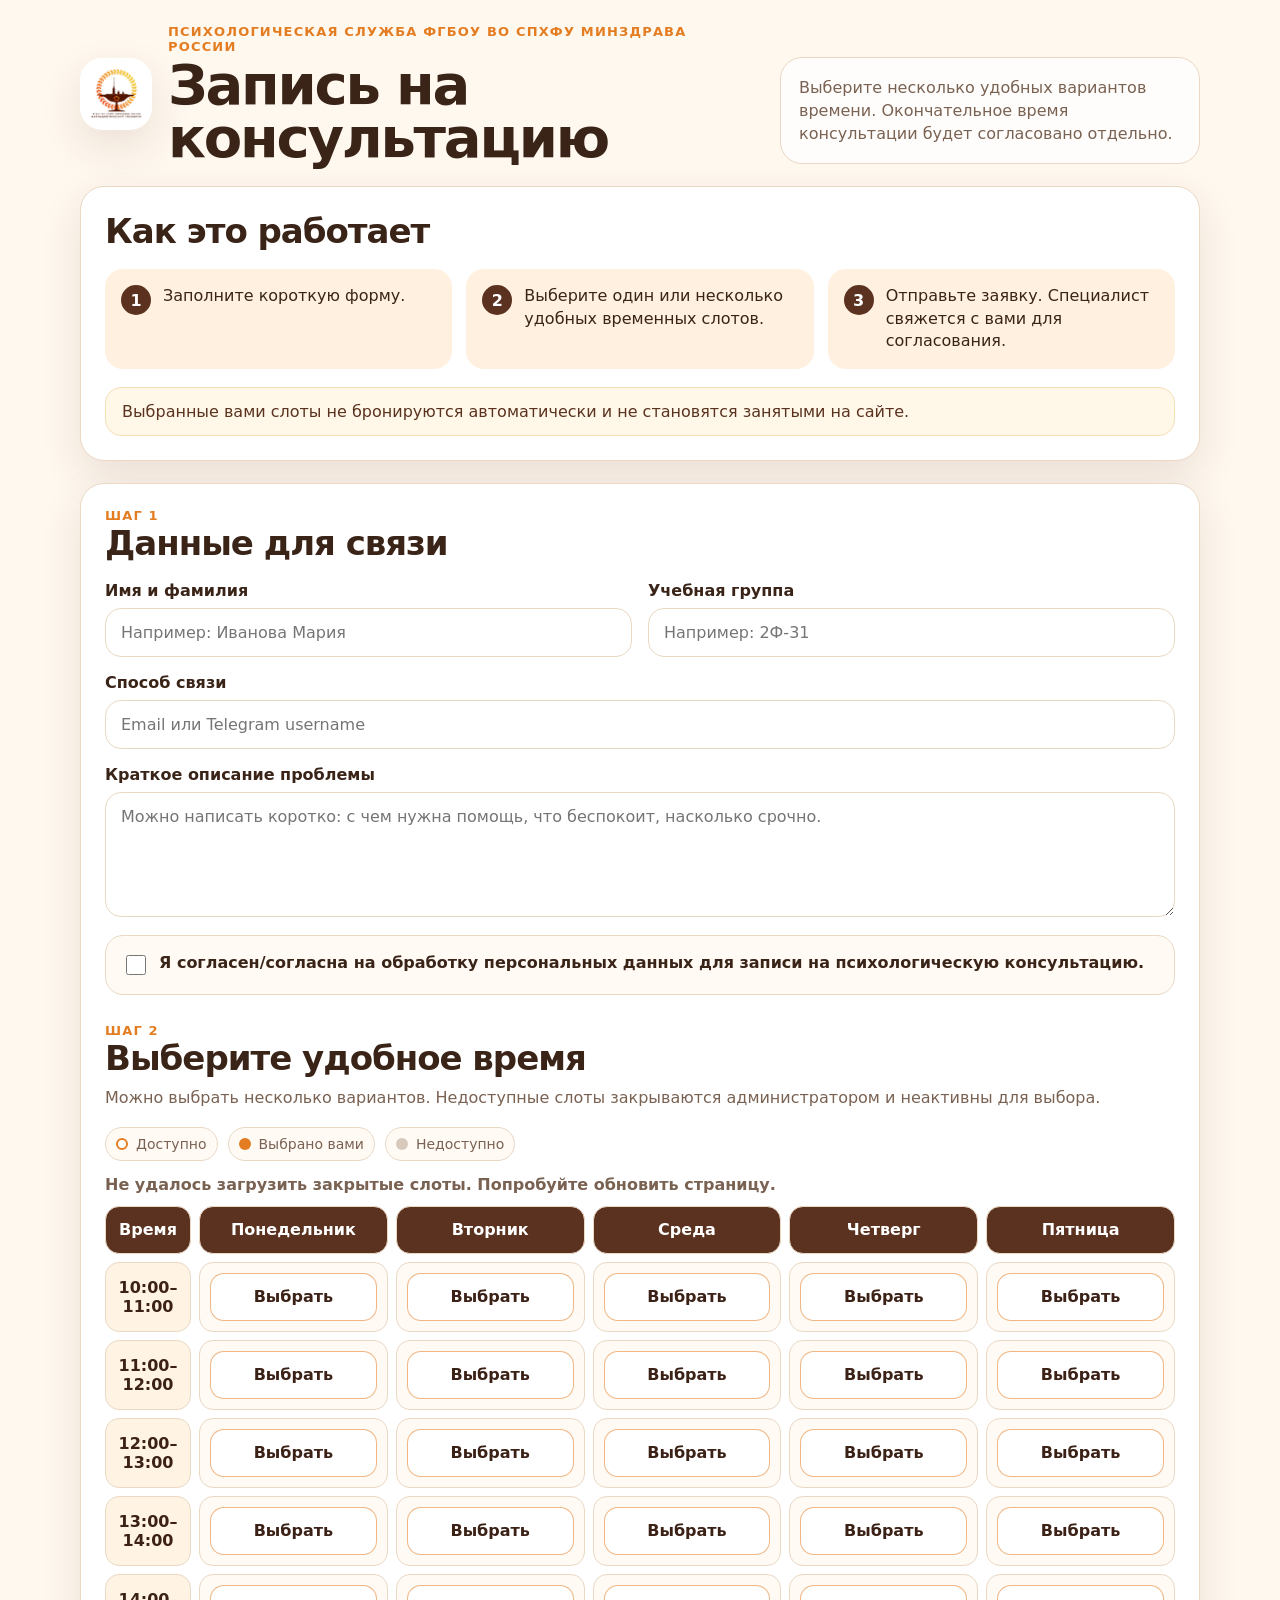
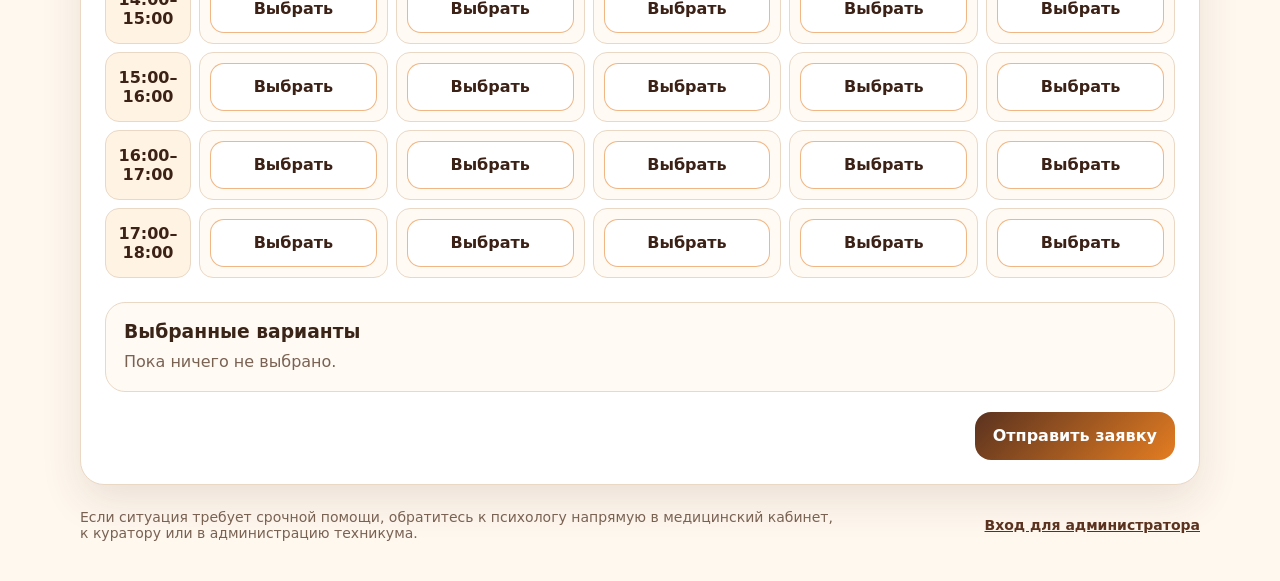
<file: index.html>
<!doctype html>
<html lang="ru">
<head>
  <meta charset="utf-8" />
  <meta name="viewport" content="width=device-width, initial-scale=1" />

  <title>Запись на психологическую консультацию</title>

  <link rel="stylesheet" href="style.css" />

  <link rel="icon" href="favicon-circle.ico?v=1" sizes="any" />
<link rel="icon" type="image/png" href="favicon-circle.png?v=1" />
<link rel="apple-touch-icon" href="apple-touch-icon-circle.png?v=1" />
</head>

<body>
  <div class="page">
    <header class="site-header">
      <div class="brand">

        <div class="brand-mark logo-mark">
  <img src="logo.png" alt="Логотип" />
</div>

        <div class="brand-text">
          <p class="eyebrow">Психологическая служба ФГБОУ ВО СПХФУ Минздрава России</p>
          <h1>Запись на консультацию</h1>
        </div>
      </div>

      <p class="header-note">
        Выберите несколько удобных вариантов времени. Окончательное время консультации будет согласовано отдельно.
      </p>
    </header>

    <main>
      <section class="card intro-card">
        <h2>Как это работает</h2>

        <div class="steps">
          <div class="step">
            <span class="step-number">1</span>
            <p>Заполните короткую форму.</p>
          </div>

          <div class="step">
            <span class="step-number">2</span>
            <p>Выберите один или несколько удобных временных слотов.</p>
          </div>

          <div class="step">
            <span class="step-number">3</span>
            <p>Отправьте заявку. Специалист свяжется с вами для согласования.</p>
          </div>
        </div>

        <p class="soft-warning">
          Выбранные вами слоты не бронируются автоматически и не становятся занятыми на сайте.
        </p>
      </section>

      <form id="consultForm" class="card form-card">
        <div class="section-heading">
          <p class="eyebrow">Шаг 1</p>
          <h2>Данные для связи</h2>
        </div>

        <div class="form-grid">
          <label class="field">
            <span>Имя и фамилия</span>
            <input
              id="fullName"
              name="fullName"
              type="text"
              placeholder="Например: Иванова Мария"
              autocomplete="name"
              required
            />
          </label>

          <label class="field">
            <span>Учебная группа</span>
            <input
              id="group"
              name="group"
              type="text"
              placeholder="Например: 2Ф-31"
              required
            />
          </label>

          <label class="field field-wide">
            <span>Способ связи</span>
            <input
              id="contact"
              name="contact"
              type="text"
              placeholder="Email или Telegram username"
              required
            />
          </label>

          <label class="field field-wide">
            <span>Краткое описание проблемы</span>
            <textarea
              id="problem"
              name="problem"
              rows="5"
              placeholder="Можно написать коротко: с чем нужна помощь, что беспокоит, насколько срочно."
              required
            ></textarea>
          </label>
        </div>

        <label class="consent">
          <input id="consent" name="consent" type="checkbox" required />
          <span>
            Я согласен/согласна на обработку персональных данных для записи на психологическую консультацию.
          </span>
        </label>

        <div class="section-heading schedule-heading">
          <p class="eyebrow">Шаг 2</p>
          <h2>Выберите удобное время</h2>
          <p>
            Можно выбрать несколько вариантов. Недоступные слоты закрываются администратором и неактивны для выбора.
          </p>
        </div>

        <div class="legend">
          <span><i class="legend-dot free"></i> Доступно</span>
          <span><i class="legend-dot selected"></i> Выбрано вами</span>
          <span><i class="legend-dot closed"></i> Недоступно</span>
        </div>

        <div id="scheduleStatus" class="status-line">
          Загружаем расписание…
        </div>

        <div class="schedule-wrap">
          <div id="scheduleGrid" class="schedule-grid" aria-label="Расписание консультаций">
            <!-- Расписание создаётся автоматически через app.js -->
          </div>
        </div>

        <div class="selected-box">
          <h3>Выбранные варианты</h3>
          <p id="selectedSummary">Пока ничего не выбрано.</p>
        </div>

        <div id="statusMessage" class="message" hidden></div>

        <div class="actions">
          <button id="submitButton" class="primary-button" type="submit">
            Отправить заявку
          </button>
        </div>
      </form>
    </main>

    <footer class="site-footer">
      <p>
        Если ситуация требует срочной помощи, обратитесь к психологу напрямую в медицинский кабинет, к куратору или в администрацию техникума.
      </p>

      <a href="admin.html">Вход для администратора</a>
    </footer>
  </div>

  <script src="config.js"></script>
  <script src="app.js"></script>
</body>
</html>
</file>
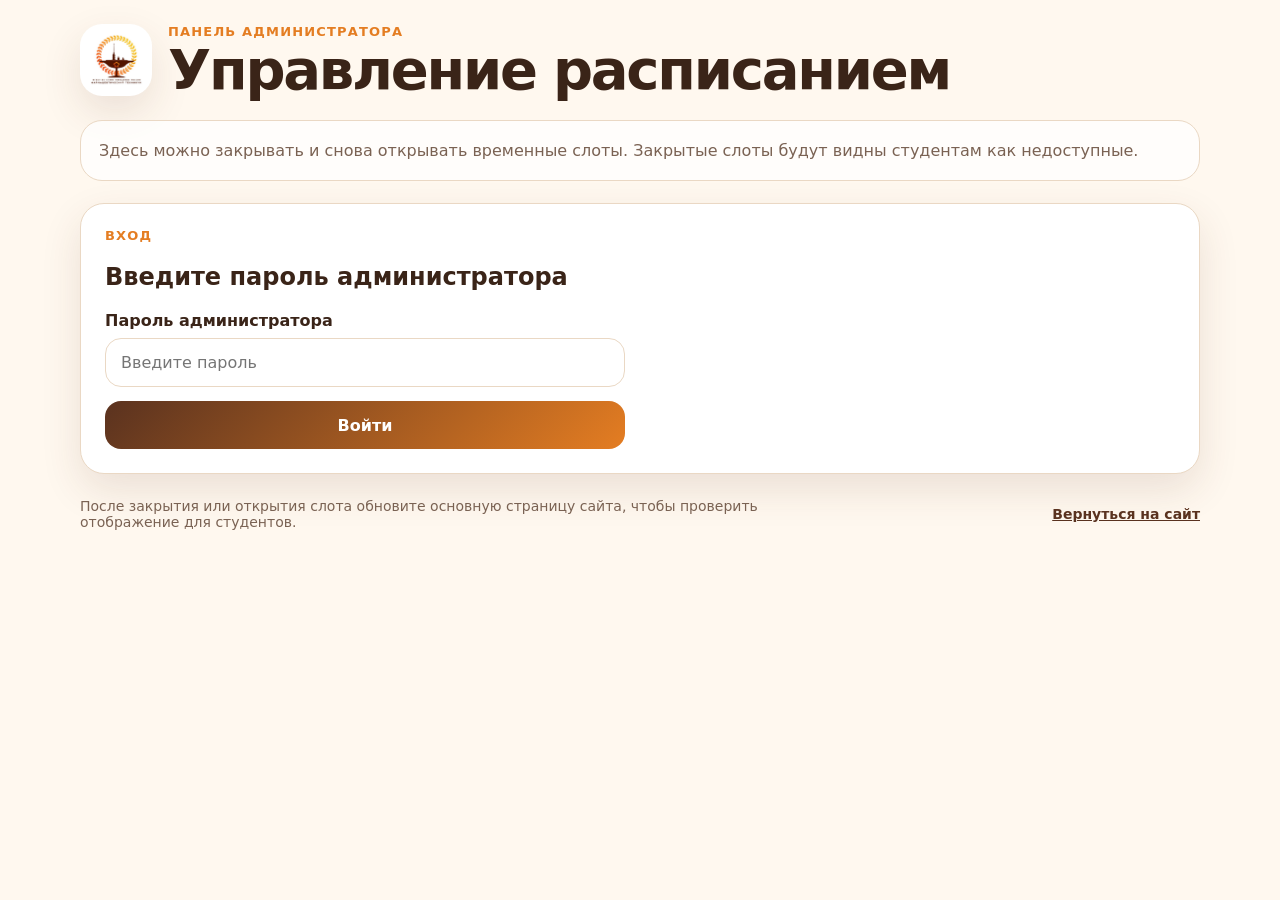
<file: admin.html>
<!doctype html>
<html lang="ru">
<head>
  <meta charset="utf-8" />
  <meta name="viewport" content="width=device-width, initial-scale=1" />

  <title>Админка записи на консультации</title>

  <link rel="stylesheet" href="style.css" />
  <link rel="icon" href="favicon-circle.ico?v=1" sizes="any" />
<link rel="icon" type="image/png" href="favicon-circle.png?v=1" />
<link rel="apple-touch-icon" href="apple-touch-icon-circle.png?v=1" />
</head>

<body class="admin-page">
  <div class="page">
    <header class="site-header">
      <div class="brand">
 
        <div class="brand-mark logo-mark">
  <img src="logo.png" alt="Логотип" />
</div>     

        <div class="brand-text">
          <p class="eyebrow">Панель администратора</p>
          <h1>Управление расписанием</h1>
        </div>
      </div>

      <p class="header-note">
        Здесь можно закрывать и снова открывать временные слоты. Закрытые слоты будут видны студентам как недоступные.
      </p>
    </header>

    <main class="admin-layout">
      <section id="loginCard" class="admin-card">
        <div class="section-heading">
          <p class="eyebrow">Вход</p>
          <h2>Введите пароль администратора</h2>
        </div>

        <form id="adminLoginForm" class="admin-login">
          <label class="field">
            <span>Пароль администратора</span>
            <input
              id="adminPassword"
              type="password"
              placeholder="Введите пароль"
              autocomplete="current-password"
              required
            />
          </label>

          <button class="primary-button" type="submit">
            Войти
          </button>
        </form>
      </section>

      <section id="adminPanel" class="admin-card hidden">
        <div class="admin-toolbar">
          <div>
            <p class="eyebrow">Расписание</p>
            <h2>Слоты консультаций</h2>
            <p>
              Нажмите «Закрыть», чтобы сделать слот недоступным для выбора на сайте. Нажмите «Открыть», чтобы вернуть его.
            </p>
          </div>

          <div class="admin-toolbar-buttons">
            <button id="refreshButton" class="secondary-button" type="button">
              Обновить
            </button>

            <button id="logoutButton" class="danger-button" type="button">
              Выйти
            </button>
          </div>
        </div>

        <div id="adminStatus" class="status-line">
          Расписание ещё не загружено.
        </div>

        <div id="adminMessage" class="message" hidden></div>

        <div class="schedule-wrap">
          <div id="adminScheduleGrid" class="schedule-grid" aria-label="Административное расписание">
            <!-- Расписание создаётся автоматически через admin.js -->
          </div>
        </div>
      </section>
    </main>

    <footer class="site-footer">
      <p>
        После закрытия или открытия слота обновите основную страницу сайта, чтобы проверить отображение для студентов.
      </p>

      <a href="index.html">Вернуться на сайт</a>
    </footer>
  </div>

  <script src="config.js"></script>
  <script src="admin.js"></script>
</body>
</html>
</file>
<file: style.css>
:root {
  --bg: #fff8ef;
  --card: #ffffff;
  --text: #3a2418;
  --muted: #7a6253;
  --line: #ead8c4;
  --brown: #5a321f;
  --brown-dark: #3b2116;
  --orange: #e47d22;
  --yellow: #f5b83c;
  --orange-soft: #fff0df;
  --green: #2f8f5b;
  --red: #b84a3a;
  --shadow: 0 16px 40px rgba(90, 50, 31, 0.12);
}

* {
  box-sizing: border-box;
}

body {
  margin: 0;
  font-family: system-ui, -apple-system, BlinkMacSystemFont, "Segoe UI", sans-serif;
  background: var(--bg);
  color: var(--text);
}

button,
input,
textarea {
  font: inherit;
}

button {
  cursor: pointer;
}

a {
  color: var(--brown);
  font-weight: 700;
}

.page {
  width: min(1120px, calc(100% - 28px));
  margin: 0 auto;
  padding: 24px 0 40px;
}

.site-header {
  display: grid;
  grid-template-columns: 1fr minmax(260px, 420px);
  gap: 24px;
  align-items: end;
  margin-bottom: 22px;
}

.brand {
  display: flex;
  align-items: center;
  gap: 16px;
}

.brand-mark {
  width: 72px;
  height: 72px;
  border-radius: 22px;
  display: grid;
  place-items: center;
  background: linear-gradient(135deg, var(--yellow), var(--orange));
  color: var(--brown-dark);
  font-size: 34px;
  font-weight: 900;
  box-shadow: var(--shadow);
}

.brand-text h1 {
  margin: 4px 0 0;
  font-size: clamp(32px, 5vw, 56px);
  line-height: 0.95;
  letter-spacing: -0.04em;
}

.eyebrow {
  margin: 0;
  color: var(--orange);
  font-size: 13px;
  font-weight: 800;
  text-transform: uppercase;
  letter-spacing: 0.09em;
}

.header-note {
  margin: 0;
  padding: 18px;
  border: 1px solid var(--line);
  border-radius: 22px;
  background: rgba(255, 255, 255, 0.75);
  color: var(--muted);
  line-height: 1.45;
}

main {
  display: grid;
  gap: 22px;
}

.card {
  background: var(--card);
  border: 1px solid var(--line);
  border-radius: 24px;
  box-shadow: var(--shadow);
  padding: 24px;
}

.card h2 {
  margin: 0;
  font-size: clamp(24px, 3vw, 34px);
  letter-spacing: -0.03em;
}

.steps {
  display: grid;
  grid-template-columns: repeat(3, 1fr);
  gap: 14px;
  margin-top: 18px;
}

.step {
  display: flex;
  gap: 12px;
  padding: 16px;
  border-radius: 18px;
  background: var(--orange-soft);
}

.step p {
  margin: 0;
  line-height: 1.4;
}

.step-number {
  width: 30px;
  height: 30px;
  flex: 0 0 30px;
  display: grid;
  place-items: center;
  border-radius: 50%;
  background: var(--brown);
  color: #fff;
  font-weight: 800;
}

.soft-warning {
  margin: 18px 0 0;
  padding: 14px 16px;
  border-radius: 16px;
  background: #fff8e8;
  border: 1px solid #f5dfb8;
  color: var(--brown);
}

.section-heading {
  margin-bottom: 18px;
}

.section-heading p:not(.eyebrow) {
  margin: 8px 0 0;
  color: var(--muted);
  line-height: 1.45;
}

.form-grid {
  display: grid;
  grid-template-columns: repeat(2, 1fr);
  gap: 16px;
}

.field {
  display: grid;
  gap: 8px;
}

.field-wide {
  grid-column: 1 / -1;
}

.field span,
.consent span {
  font-weight: 700;
}

input,
textarea {
  width: 100%;
  border: 1px solid var(--line);
  border-radius: 16px;
  background: #fff;
  color: var(--text);
  padding: 14px 15px;
  outline: none;
}

textarea {
  min-height: 120px;
  resize: vertical;
}

input:focus,
textarea:focus {
  border-color: var(--orange);
  box-shadow: 0 0 0 4px rgba(228, 125, 34, 0.14);
}

.consent {
  display: flex;
  align-items: flex-start;
  gap: 10px;
  margin-top: 18px;
  padding: 16px;
  border-radius: 18px;
  background: #fffaf4;
  border: 1px solid var(--line);
  line-height: 1.4;
}

.consent input {
  width: 20px;
  height: 20px;
  flex: 0 0 20px;
  accent-color: var(--orange);
}

.schedule-heading {
  margin-top: 28px;
}

.legend {
  display: flex;
  flex-wrap: wrap;
  gap: 10px;
  margin-bottom: 14px;
}

.legend span {
  display: inline-flex;
  align-items: center;
  gap: 8px;
  padding: 8px 10px;
  border-radius: 999px;
  background: #fffaf4;
  border: 1px solid var(--line);
  color: var(--muted);
  font-size: 14px;
}

.legend-dot {
  width: 12px;
  height: 12px;
  border-radius: 50%;
  display: inline-block;
}

.legend-dot.free {
  background: #fff;
  border: 2px solid var(--orange);
}

.legend-dot.selected {
  background: var(--orange);
}

.legend-dot.closed {
  background: #d7c9bc;
}

.status-line {
  margin-bottom: 12px;
  color: var(--muted);
  font-weight: 650;
}

.schedule-wrap {
  width: 100%;
  overflow-x: auto;
  padding-bottom: 6px;
}

.schedule-grid {
  min-width: 780px;
  display: grid;
  grid-template-columns: 86px repeat(5, minmax(126px, 1fr));
  gap: 8px;
}

.schedule-cell {
  min-height: 48px;
  display: grid;
  place-items: center;
  text-align: center;
  padding: 10px;
  border-radius: 14px;
  border: 1px solid var(--line);
  background: #fffaf4;
}

.schedule-cell.header {
  background: var(--brown);
  color: #fff;
  font-weight: 800;
}

.schedule-cell.time {
  background: #fff3e4;
  color: var(--brown-dark);
  font-weight: 800;
}

.slot-button {
  width: 100%;
  min-height: 48px;
  border-radius: 14px;
  border: 1px solid rgba(228, 125, 34, 0.55);
  background: #fff;
  color: var(--brown-dark);
  font-weight: 800;
}

.slot-button.selected {
  background: linear-gradient(135deg, var(--orange), var(--yellow));
  border-color: transparent;
}

.slot-button.closed,
.slot-button:disabled {
  background: #e7ded5;
  border-color: #d7c9bc;
  color: #8a7b70;
  cursor: not-allowed;
  text-decoration: line-through;
}

.selected-box {
  margin-top: 18px;
  padding: 18px;
  border-radius: 20px;
  border: 1px solid var(--line);
  background: #fffaf4;
}

.selected-box h3 {
  margin: 0 0 8px;
}

.selected-box p {
  margin: 0;
  color: var(--muted);
  line-height: 1.45;
}

.message {
  margin-top: 18px;
  padding: 16px;
  border-radius: 18px;
  line-height: 1.45;
  font-weight: 700;
}

.message.success {
  background: rgba(47, 143, 91, 0.12);
  color: #236b45;
  border: 1px solid rgba(47, 143, 91, 0.28);
}

.message.error {
  background: rgba(184, 74, 58, 0.12);
  color: #8c3328;
  border: 1px solid rgba(184, 74, 58, 0.28);
}

.actions {
  display: flex;
  justify-content: flex-end;
  margin-top: 20px;
}

.primary-button,
.secondary-button,
.danger-button {
  border: 0;
  border-radius: 16px;
  min-height: 48px;
  padding: 13px 18px;
  font-weight: 900;
}

.primary-button {
  background: linear-gradient(135deg, var(--brown), var(--orange));
  color: #fff;
}

.secondary-button {
  background: #fff3e4;
  color: var(--brown-dark);
  border: 1px solid var(--line);
}

.danger-button {
  background: #f5e1dc;
  color: #8c3328;
}

.site-footer {
  display: flex;
  justify-content: space-between;
  gap: 16px;
  align-items: center;
  margin-top: 24px;
  color: var(--muted);
  font-size: 14px;
}

.site-footer p {
  margin: 0;
  max-width: 760px;
}

.admin-page .site-header {
  grid-template-columns: 1fr;
}

.admin-layout {
  display: grid;
  gap: 22px;
}

.admin-card {
  background: var(--card);
  border: 1px solid var(--line);
  border-radius: 24px;
  box-shadow: var(--shadow);
  padding: 24px;
}

.admin-login {
  display: grid;
  gap: 14px;
  max-width: 520px;
}

.admin-toolbar {
  display: flex;
  flex-wrap: wrap;
  gap: 10px;
  justify-content: space-between;
  align-items: center;
  margin-bottom: 18px;
}

.admin-toolbar p {
  margin: 0;
  color: var(--muted);
}

.admin-slot {
  display: grid;
  gap: 8px;
  padding: 10px;
  border-radius: 14px;
  background: #fffaf4;
  border: 1px solid var(--line);
}

.admin-slot-title {
  font-weight: 900;
}

.admin-slot-actions {
  display: flex;
  gap: 8px;
}

.admin-slot-actions button {
  flex: 1;
  min-height: 40px;
  border-radius: 12px;
  border: 0;
  font-weight: 800;
}

.admin-slot-actions .close {
  background: #f5e1dc;
  color: #8c3328;
}

.admin-slot-actions .open {
  background: rgba(47, 143, 91, 0.12);
  color: #236b45;
}

.admin-slot.closed {
  background: #e7ded5;
  color: #8a7b70;
}

.hidden {
  display: none !important;
}

@media (max-width: 860px) {
  .page {
    width: min(100% - 24px, 1120px);
    padding-top: 18px;
  }

  .site-header {
    grid-template-columns: 1fr;
  }

  .brand-mark {
    width: 58px;
    height: 58px;
    font-size: 26px;
    border-radius: 18px;
  }
  
.logo-mark {
  background: #ffffff;
  padding: 8px;
  overflow: hidden;
}

.logo-mark img {
  width: 100%;
  height: 100%;
  object-fit: contain;
  display: block;
}
  .steps,
  .form-grid {
    grid-template-columns: 1fr;
  }

  .card,
  .admin-card {
    padding: 18px;
  }

  .schedule-grid {
    min-width: 700px;
    grid-template-columns: 76px repeat(5, minmax(118px, 1fr));
    gap: 6px;
  }

  .actions {
    justify-content: stretch;
  }

  .primary-button,
  .secondary-button,
  .danger-button {
    width: 100%;
  }

  .site-footer {
    display: grid;
  }
}

.brand-mark {
  width: 72px;
  height: 72px;
  min-width: 72px;
  max-width: 72px;
  flex: 0 0 72px;
  overflow: hidden;
}

.logo-mark {
  background: #ffffff;
  padding: 8px;
  display: grid;
  place-items: center;
}

.logo-mark img {
  display: block;
  width: 100%;
  height: 100%;
  max-width: 56px;
  max-height: 56px;
  object-fit: contain;
}

@media (max-width: 860px) {
  .brand-mark {
    width: 58px;
    height: 58px;
    min-width: 58px;
    max-width: 58px;
    flex: 0 0 58px;
  }

  .logo-mark img {
    max-width: 44px;
    max-height: 44px;
  }
}

/* Жёсткая фиксация логотипа */
.brand-mark,
.brand-mark.logo-mark {
  width: 72px !important;
  height: 72px !important;
  min-width: 72px !important;
  max-width: 72px !important;
  min-height: 72px !important;
  max-height: 72px !important;
  flex: 0 0 72px !important;
  overflow: hidden !important;
  display: grid !important;
  place-items: center !important;
}

.logo-mark {
  background: #ffffff !important;
  padding: 8px !important;
}

.logo-mark img,
.brand-mark img,
.brand img {
  display: block !important;
  width: 56px !important;
  height: 56px !important;
  max-width: 56px !important;
  max-height: 56px !important;
  object-fit: contain !important;
}

@media (max-width: 860px) {
  .brand-mark,
  .brand-mark.logo-mark {
    width: 58px !important;
    height: 58px !important;
    min-width: 58px !important;
    max-width: 58px !important;
    min-height: 58px !important;
    max-height: 58px !important;
    flex: 0 0 58px !important;
  }

  .logo-mark img,
  .brand-mark img,
  .brand img {
    width: 44px !important;
    height: 44px !important;
    max-width: 44px !important;
    max-height: 44px !important;
  }
}

/* Улучшенная мобильная версия */

@media (max-width: 760px) {
  body {
    background: #fff8ef;
  }

  .page {
    width: 100%;
    padding: 14px 12px 28px;
  }

  .site-header {
    display: grid;
    grid-template-columns: 1fr;
    gap: 12px;
    margin-bottom: 14px;
  }

  .brand {
    gap: 12px;
    align-items: center;
  }

  .brand-text h1 {
    font-size: 30px;
    line-height: 1;
    letter-spacing: -0.03em;
  }

  .eyebrow {
    font-size: 11px;
    line-height: 1.25;
  }

  .header-note {
    padding: 13px 14px;
    border-radius: 18px;
    font-size: 14px;
  }

  .card,
  .admin-card {
    padding: 16px;
    border-radius: 20px;
  }

  .intro-card h2,
  .form-card h2,
  .admin-card h2 {
    font-size: 24px;
  }

  .steps {
    display: grid;
    grid-template-columns: 1fr;
    gap: 10px;
  }

  .step {
    padding: 12px;
    border-radius: 16px;
  }

  .form-grid {
    display: grid;
    grid-template-columns: 1fr;
    gap: 14px;
  }

  input,
  textarea {
    border-radius: 14px;
    padding: 13px 14px;
    font-size: 16px;
  }

  textarea {
    min-height: 110px;
  }

  .consent {
    padding: 13px;
    border-radius: 16px;
    font-size: 14px;
  }

  .legend {
    display: grid;
    grid-template-columns: 1fr;
    gap: 8px;
  }

  .legend span {
    width: 100%;
    justify-content: flex-start;
  }

  .schedule-wrap {
    overflow: visible;
    padding-bottom: 0;
  }

  .schedule-grid {
    min-width: 0 !important;
    width: 100%;
    display: grid;
    grid-template-columns: 1fr !important;
    gap: 10px;
  }

  .schedule-cell.header,
  .schedule-cell.time {
    display: none;
  }

  .schedule-cell.slot-cell {
    display: block;
    min-height: auto;
    padding: 12px;
    text-align: left;
    background: #fffaf4;
    border-radius: 18px;
    border: 1px solid var(--line);
  }

  .schedule-cell.slot-cell::before {
    content: attr(data-label);
    display: block;
    margin-bottom: 8px;
    color: var(--brown-dark);
    font-weight: 900;
    font-size: 14px;
  }

  .slot-button {
    width: 100%;
    min-height: 46px;
    border-radius: 14px;
    font-size: 15px;
  }

  .selected-box {
    padding: 14px;
    border-radius: 18px;
  }

  .actions {
    display: grid;
    grid-template-columns: 1fr;
  }

  .primary-button,
  .secondary-button,
  .danger-button {
    width: 100%;
    min-height: 48px;
  }

  .admin-toolbar {
    display: grid;
    grid-template-columns: 1fr;
    gap: 12px;
  }

  .admin-toolbar-buttons {
    display: grid;
    grid-template-columns: 1fr;
    gap: 8px;
  }

  .admin-slot {
    padding: 12px;
    border-radius: 16px;
  }

  .admin-slot-title {
    margin-bottom: 4px;
  }

  .admin-slot-actions {
    display: grid;
    grid-template-columns: 1fr;
  }

  .admin-slot-actions button {
    min-height: 42px;
  }

  .site-footer {
    display: grid;
    grid-template-columns: 1fr;
    gap: 10px;
    font-size: 13px;
  }

  .site-footer a {
    display: inline-flex;
    justify-content: center;
    padding: 12px;
    border-radius: 14px;
    background: #fff3e4;
    text-decoration: none;
  }
}

@media (max-width: 760px) {
  .schedule-cell.slot-cell {
    order: var(--mobile-order);
  }
}
</file>
